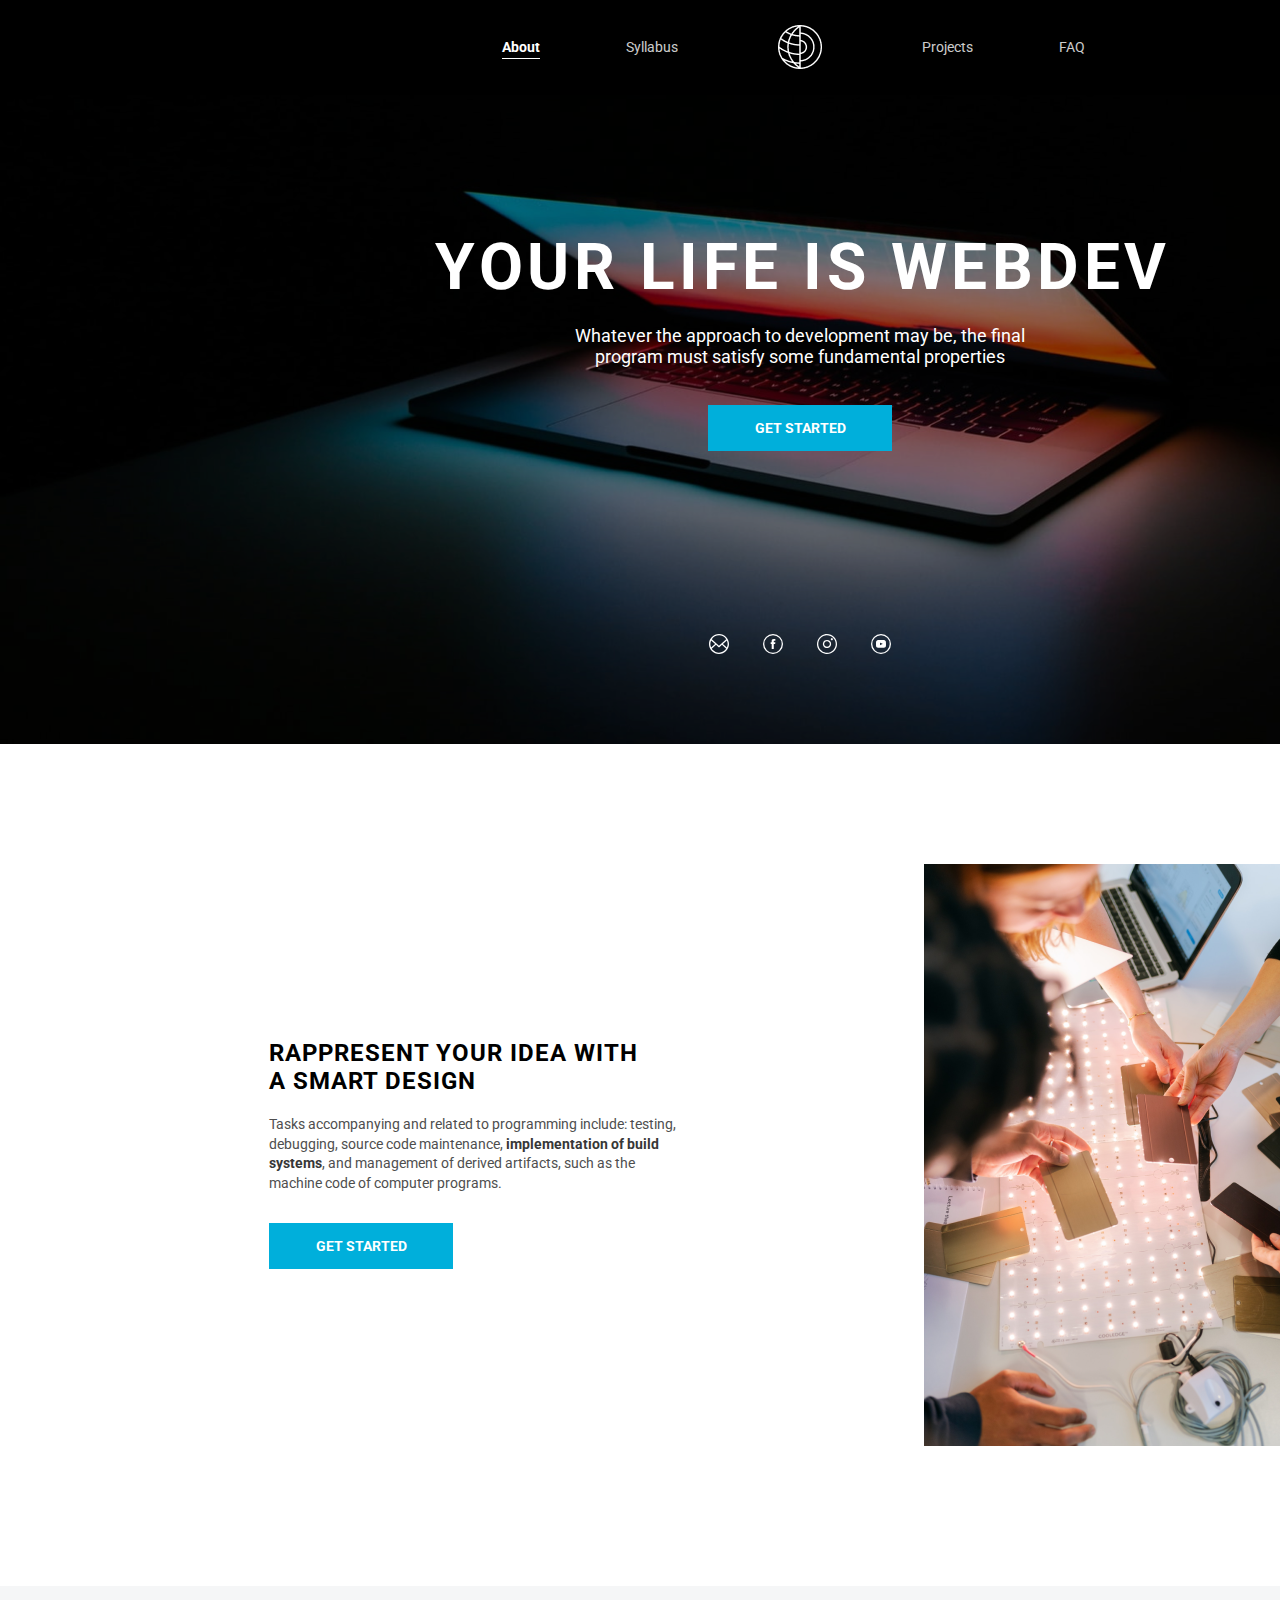
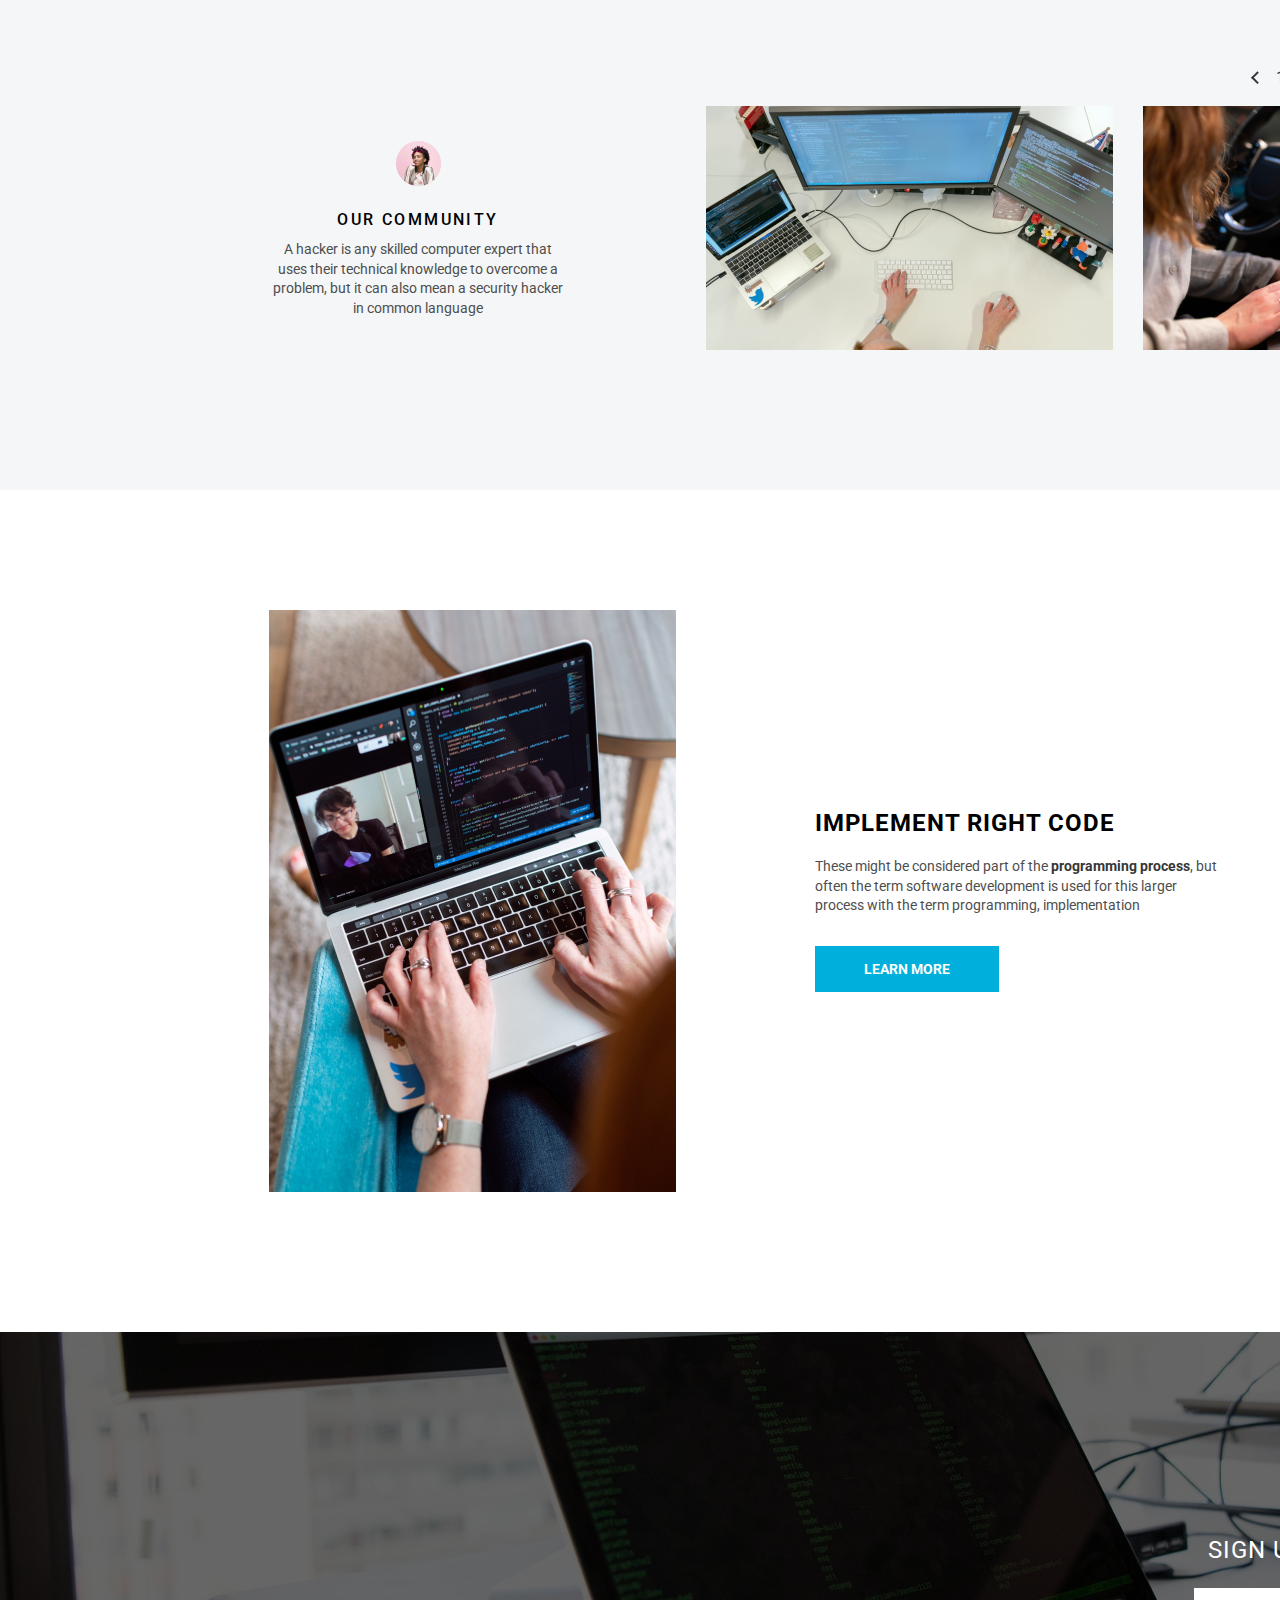
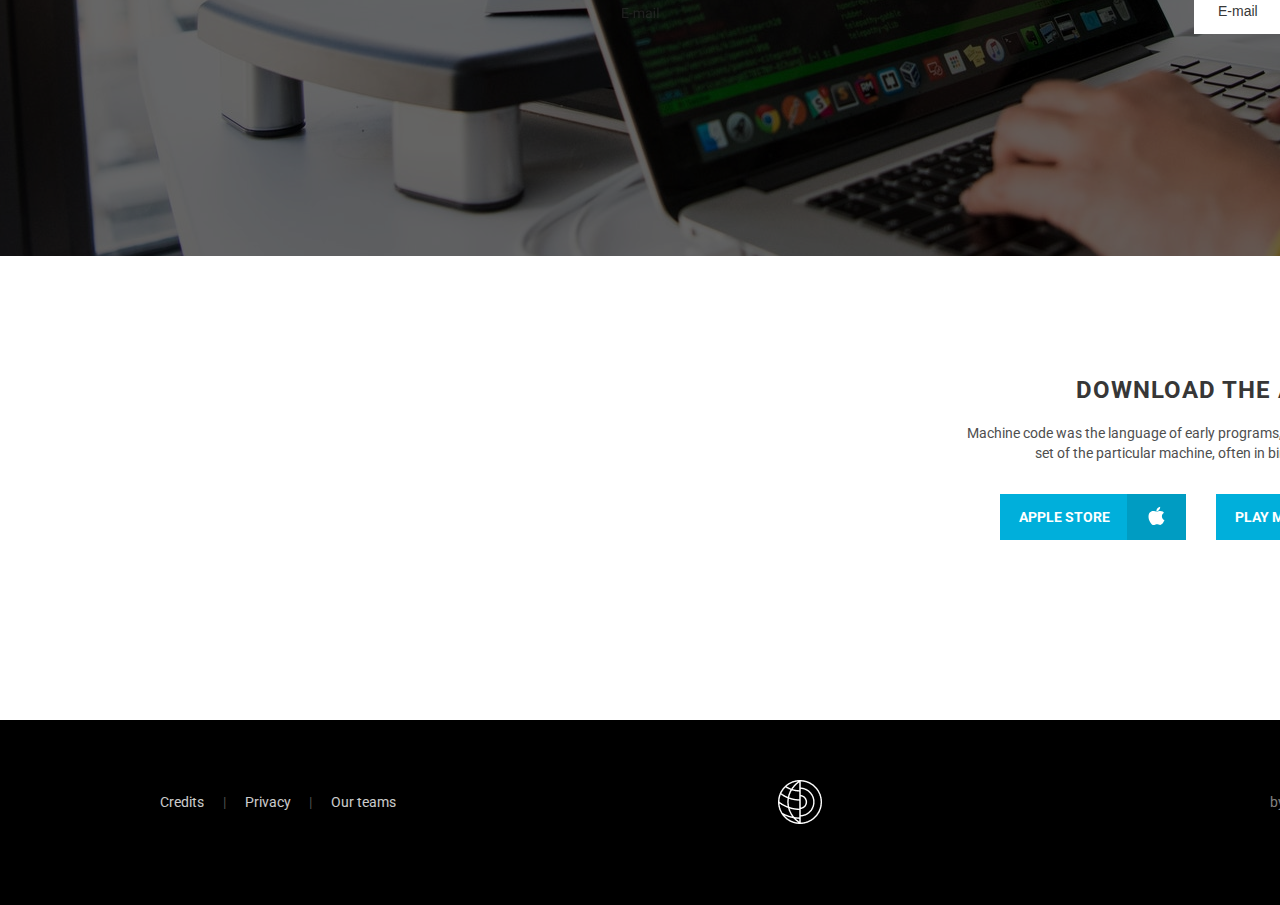
<file: index.html>
<!DOCTYPE html>
<html lang="en">
<head>
    <meta charset="UTF-8">
    <meta name="viewport" content="width=device-width, initial-scale=1.0">
    <link rel="stylesheet" href="style4.css">
    <link
      href="https://fonts.googleapis.com/css2?family=Roboto:wght@400;500;700&display=swap"
      rel="stylesheet"
    />
    <title>WebDev</title>
</head>
<body>
    
    <div class="divMain">
    <nav>
    <div class="div0"> <!-- div0-->
        <div id="div1"><a href ="#" class="pTop" id="pTopAbout">About</a><a href ="#" class="pTop" id="pTopOpacity">Syllabus</a></div> <!-- div1-->
        <div id="div2"><a href="#"><img src="assets/Vector.png" alt="Logo" width="44" height="45"></a></div> <!-- div2-->
        <div id="div3"><a href ="#" class="pTop" id="pTopOpacity">Projects</a><a href ="#" class="pTop" id="pTopOpacity">FAQ</a></div> <!-- div3-->
    </div>
    </nav>
    <main>
        
            <div class="divInner"><h1 class="h1Center">your life is WebDev</h1></div>
            <div class="divInner2"><p class="h3Center">Whatever the approach to development may be, the final program must satisfy some fundamental properties</p></div>
            <div class="topButtn"><p class="pButtn">GET STARTED</p></div>
            <div class="iconBox">
            
                <a href="#" alt="E-mail"><img class="imgIcon" src="assets/mail_fff.svg"></a> 
                <a href="#" alt="FaceBook"><img class="imgIcon" src="assets/facebook_fff.svg"></a>
                <a href="#" alt="Instagram"><img class="imgIcon" src="assets/insta_fff.svg"></a>
                <a href="#" alt="Telegram"><img class="imgIco" src="assets/telegram_fff.svg"></a>
            
            </div>
        </div>
    </main>
    <section> <!--page 2-->
        <div class="page2">
            <div class="page2TextDiv">
                <div><p class="p1Page2">Rappresent your idea with<br>a smart Design</p></div>
                    <div><p class="p2Page2">Tasks accompanying and related to programming include: testing, debugging, source code maintenance, <b>implementation of build systems</b>, and management of derived artifacts, such as the machine code of computer programs. </p></div>
                    <div class="page2Buttn"><p class="pButtn">GET STARTED</p></div>    
            </div>
            <div class="page2Img"><img src="assets/content-image-1.png"></div>
        </div>
    </section><!--page 2 end-->
    <section><!--page 3-->
        <div class="page3">
            <div class="leftDiv">
                <div class="divUserPic"><img src="assets/userpic.png"></div>
                <div><p class="page3Text1">our community</p></div>
                <div class="page3Text2">A hacker is any skilled computer expert that uses their technical knowledge to overcome a problem, but it can also mean a security hacker in common language</div>
            </div>
            <div class="slider">
                <span class="arrowLeft"></span><span>1</span>
                <span class="mid">/</span>
                <span>5</span><span class="arrowRight"></span>
              </div>
            <div class="rightDiv">
                <img src="assets/slider-item.png">
                <div class="p3MarginImg"><img src="assets/Rectangle 2.png"></div>
                <img class="imgSlice" src="assets/Rectangle 3.png">
            </div>
        </div>
    </section><!--page 3 end-->
    <section><!--page 4-->
        <div class="page4">
            <div class="page4Img"><img src="assets/content-image-2.png"></div>
            <div class="page4TextDiv">
                <div><p class="p1Page2">Implement right Code</p></div>
                    <div><p class="p2Page2">These might be considered part of the <b>programming process</b>, but often the term software development is used for this larger process with the term programming, implementation</p></div>
                    <div class="page4Buttn"><p class="pButtn">LEARN MORE</p></div>    
            </div>
        </div>
    </section><!--page 4 end-->
    <section><!--page 5-->
        <div class="page5">
            <div class="page5Div">
            <div class="page5TextDiv"><p>sign up for our newsletter</p></div>
        <div class="checkDiv">
            <div class="input"><input type="text" id="text" name="text" value="E-mail" ></div>
            <div class="okButtn"><img class="imgCheck" src="assets/check-icon.svg"></div>
            </div>
        </div>
        
    </section><!--page 5 end-->
    <section><!--page 6-->
        <div class="page6">
            <div>
                <div class="page6Text1"><p class="pPage6Text1">Download the App</p></div>
                <div class="page6Text2"><p class="pPage6Text2">Machine code was the language of early programs, written in the instruction set of the particular machine, often in binary notation.</p></div>
                <div class="page6Buttns">
                    <div class="page6Buttn1">
                        <p class="pButtn2">APPLE STORE</p>
                    </div>
                    <div class="page6Buttn2">
                        <img class="imgShopIcon1" src="assets/Combined shape 755.svg">
                    </div>
                    <div class="page6Buttn3">
                        <p class="pButtn2">Play Market</p>
                    </div>
                    <div class="page6Buttn4">
                        <img class="imgShopIcon2" src="assets/Combined shape 761.svg">
                    </div>
                </div>
            </div>            
        </div>
    </section><!--page 6 end-->
<footer>
    <nav>
        <div class="divFooter"> <!-- divFooter-->
            <div id="divFooter1"><a href="#" class="pTop" id="pTopOpacity">Credits</a><p class="pFooterR">|</p><a href="#" class="pTop" id="pTopOpacity">Privacy</a><p class="pFooterR">|</p><a href="#" class="pTop" id="pTopOpacity">Our teams</a></div> <!-- div1-->
            <div id="divFooter2"><a href="#"><img src="assets/Vector.png" alt="Logo" width="44" height="45"></a></div> <!-- div2-->
            <div id="divFooter3"><p class="pFooter">by TonYem for RSS at 2020</p></div> <!-- div3-->
        </div>
    </nav>
</footer>

</body>
</html>
</file>
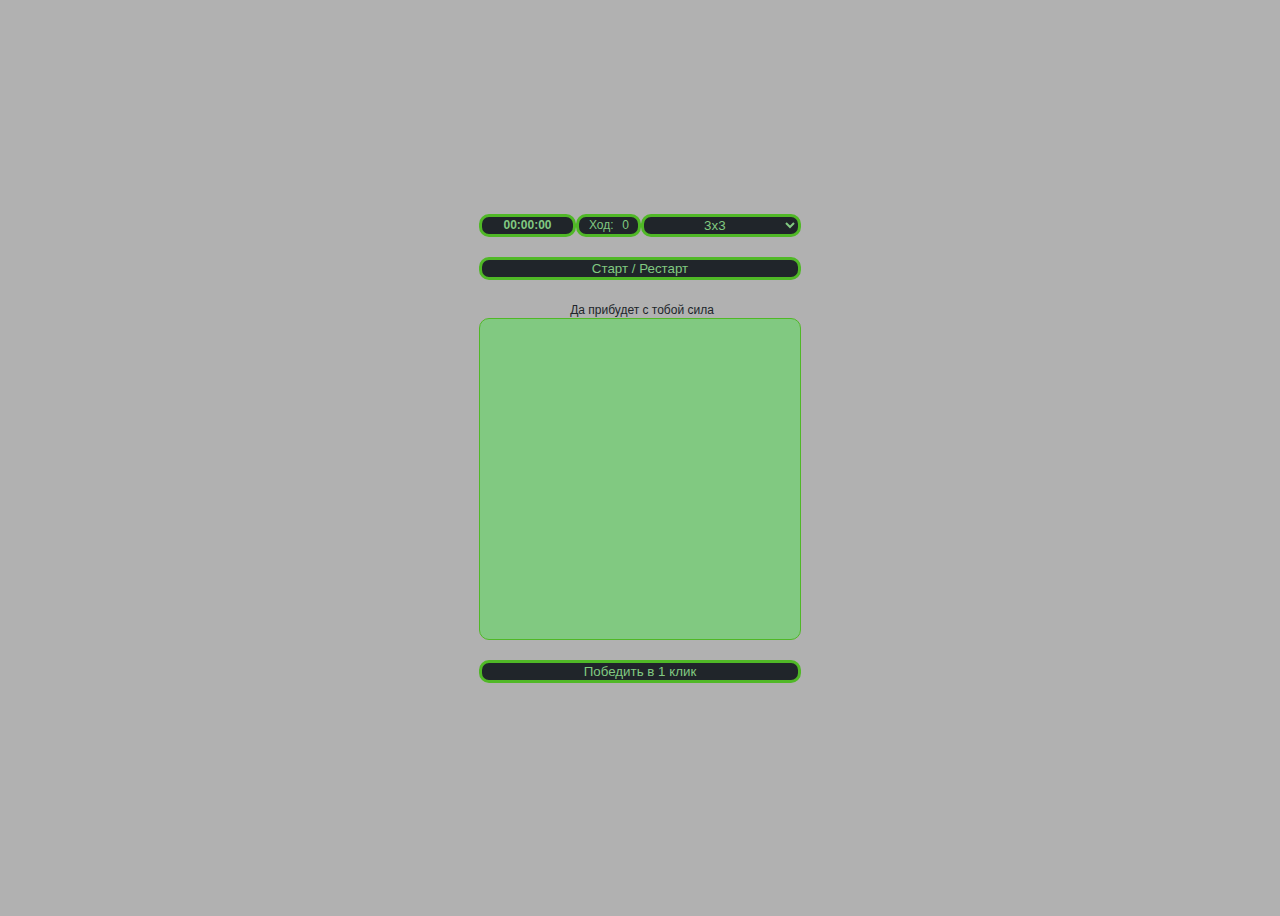
<file: gem-puzzle2/test2.html>
<!DOCTYPE html>
<html lang="en">
<head>
    <meta charset="UTF-8">
    <meta name="viewport" content="width=device-width, initial-scale=1.0">
    <link rel="stylesheet" href="test2.css">
    <title>Document</title>
</head>
<body>
    <div class="qwert">
        
        <div class="menu">
            <form name=Form>
                <input class="inputTimer" name=timer size=10 value="00:00:00" disabled>
            </form>
            <div class="inputTap">
                <span>Ход:</span><form name=Form2><input class="TapStyle" name=tap size=10 value="0" disabled></form>
            </div>
            <select class="select menub">
                <option class="option">3x3</option>
                <option class="option">4x4</option>
                <option class="option">5x5</option>
                <option class="option">6x6</option>
                <option class="option">7x7</option>
                <option class="option">8x8</option>
            </select>
        </div>
        <button class="mem">память</button>
        <button class="random">Старт / Рестарт</button>
        <div class="win">
            <form name=Form3>
                <input class="inputWin" name=win size=10 value="Да прибудет с тобой сила" disabled>
            </form>
        </div>
        <div class="pole" ></div>
        <button class="pobeda">Победить в 1 клик</button>
    </div>
    <script src="test2.js"></script>
</body>
</html>
</file>
<file: style4.css>
a {
    text-decoration: none;
}

body {
    font-family:"Roboto", sans-serif;
    margin: 0 auto;
}

.div0 {
    
display: flex;

width: 1600px;
height: 95px;
background: #000000;
}


#div2 {
padding: 25px 0px 0px 0px;
margin: 0px 100px 0px 100px;
width: 44px;
}
#div1 {
    margin-left : 502px;
padding: 38px 0px 0px 0px;
display: flex;
justify-content: space-between;
width: 176px;
    }

#div3 {
        padding: 38px 0px 0px 0px;
        display: flex;    
        justify-content: space-between;
        width: 163px;
        }
    
.pTop {
    font-size: 14px;
    line-height: 140%;    
    color: #fff;    
    height: 20px;
    margin: 0px;
}


#pTopOpacity {
    opacity: 0.8;
    text-decoration: none;
}

#pTopOpacity:hover {
    border-bottom: 1px #fff solid;
    font-weight: bold;
    opacity: 1;

}

#pTopAbout {
    border-bottom: 1px #fff solid;
    font-weight: bold;
}

.divMain {
 
 width: 1600px;
 height: 744px;
 left: 0px;
 background: url(assets/bg-image-wrapper.png) no-repeat center center;
}

.divInner {
    padding: 135px 0px 0px 0px;
    
}

.divInner2 {
    margin: 20px 0px 30px 0px;
}

.h1Center {
    margin: 0 auto;
    color: #fff;
    width: 730px;
    height: 75px;
    letter-spacing: 4.5px;
    text-transform: uppercase;
    font-size: 64px;
    line-height: 75px;
    white-space: nowrap;
}

.h3Center {
    margin: 0 auto;
    color: #fff;
    width: 504px;
    height: 50px;
    font-size: 18px;
    text-align: center;
    font-weight: normal;
}
.topButtn {
    margin: 0 auto;
    width: 184px;
    height: 46px;
    background-color: #00AFDB;
}

.topButtn:hover {
    background-color: #fbbe18;
}

.pButtn {
    padding: 15px 47px;
    margin: 0 auto;
    width: 90px;
    height: 16px;
    white-space: nowrap;
    text-align: center;font-style: normal;
    font-weight: bold;
    font-size: 14px;
    line-height: 16px;
    color: #fff;
    text-transform: uppercase;
}
.iconBox {
    margin: 0 auto;
    padding: 183px 0px 0px 0px;
    width: 182px;
    height: 20px;
}

.imgIcon {
    margin: 0px 30px 0px 0px;
}

b {
    color: #373737;
}

.page2 {
    display: flex;
    justify-content: center;
    width: 1600px;
    height: 842px;
    left: 0px;
    background-color: #fff;
}

.page2Img {
    padding: 120px 0px 0px 248px;
    width: 407px;
    height: 582px;
}
.page2TextDiv {
    padding: 295px 0px 0px 0px;
    width: 407px;
    height: 233px; 
      
}
.p1Page2 {
    margin: 0px;
    font-style: normal;
font-weight: bold;
font-size: 24px;
line-height: 28px;
letter-spacing: 1px;
text-transform: uppercase;
}

.p2Page2 {
    margin-top: 20px;
    font-style: normal;
    font-weight: normal;
    font-size: 14px;
    line-height: 140%; 
    color: #4E4E4E;
}

.page2Buttn {
    margin: 30px 0px 0px 0px;
    width: 184px;
    height: 46px;
    background-color: #00AFDB;
}

.page2Buttn:hover {
    background-color: #fbbe18;
}

.page3 {
    display: flex;
    justify-content: end;
    width: 1600px;
    height: 504px;
    left: 0px;
    background-color:  #F5F6F7;
}

.slider {
    position: absolute;
    margin: 82px 269px 0px 1248px;
    display: flex;
    width: 83px;
    height: 18px;
}

span {
    color: #373737;
}


.arrowLeft {
    content:"";
    margin: 5px;    
    height:7px;
    width:7px;
    border-bottom:2px solid;
    border-left:2px solid;
    transform:rotate(45deg);
    margin-right: 14px;
    
    
}

.arrowRight {
    content:"";
    height:7px;
    width:7px;
    border-top:2px solid;
    border-right:2px solid;
    transform:rotate(45deg);
    margin-left: 14px;
    margin-top: 5px;
    
}

.arrowLeft:hover {
    color: #fbbe18;
    cursor: pointer;
}

.arrowRight:hover {
    color: #fbbe18;
    cursor: pointer;
}

.mid {
    margin: 0px 4px;
}

.leftDiv {
    margin: 155px 139px 0px 269px;
    width: 298px;
    height: 175px;
}
.rightDiv {
    display: flex;
    margin: 120px 0px 0px 0px;
    width: 894px;
    height: 244px;
}

.p3MarginImg {
    margin: 0px 30px;
}

.divUserPic {
    margin: 0px 126px 0px 127px;
}

.page3Text1 {
    font-style: normal;
    font-weight: 500;
    font-size: 16px;
    line-height: 20px;
    text-transform: uppercase;
    letter-spacing: 2.4px;
    align-items: center;
    text-align: center;
    margin: 20px 0px 10px 0px;
}

.page3Text2 {
    color: #4e4e4e;
    font-style: normal;
    font-weight: normal;
    font-size: 14px;
    line-height: 140%;
    display: flex;
    align-items: flex-end;
    text-align: center;
}

.page4 {
    display: flex;
   /* justify-content: center;*/
    width: 1600px;
    height: 842px;
    left: 0px;
    background-color: #fff;
}

.page4Img {
    padding: 120px 139px 0px 269px;
    width: 407px;
    height: 582px;
}

.page4TextDiv {
    padding: 319px 0px 0px 0px;
    width: 407px;
    height: 233px;
}


.page4Buttn {
    margin: 30px 0px 0px 0px;
    width: 184px;
    height: 46px;
    background-color: #00AFDB;
}

.page4Buttn:hover {
    background-color: #fbbe18;
}

.page5 {
    display: flex;
    justify-content: end;
    width: 1600px;
    height: 524px;
    left: 0px;
    background: url(assets/5.png) no-repeat center center;
}
.page5TextDiv {
    margin: 0px;
    color: #fff;
    align-items: flex-end;
    text-align: center;
    letter-spacing: 1px;
    text-transform: uppercase;
    font-size: 24px;
line-height: 28px;
}
.okButtn {
    width: 66px;
    height: 46px;
    background-color: #00afdb;
}

.okButtn:hover {
    background-color: #fbbe18;
}

.page5Div {
    padding: 180px 0px 0px 597px;
}

.imgCheck {
    margin: 16px 0px 0px 24px;
}
.input {
    width: 340px;
    height: 46px;
    background-color: #fff;
}
.checkDiv {
    display: flex;
    width: 406px;
}

input {
    margin-left: 24px;
    width: 340px;
    height: 46px;
	font-size: 14px;
	padding: 0px;
	border: 0px;
    background: #fff;
    outline: none;
    color: #373737;
    line-height: 140%;
}

.page6 {
    display: flex;
    justify-content: end;
    width: 1600px;
    height: 464px;
    color: #f5f6f7;
}

.page6Text1 {
    margin: 120px 0px 0px 675px;
    width: 250px;
    height: 28px;
    font-style: normal;
font-weight: bold;
font-size: 24px;
line-height: 28px;
display: flex;
align-items: flex-end;
text-align: center;
letter-spacing: 1px;
text-transform: uppercase;
white-space: nowrap;

color: #373737;
}

.page6Text2 {
    margin: 20px 0px 0px 560px;
    width: 480px;
    height: 40px;
    font-style: normal;
font-weight: normal;
font-size: 14px;
line-height: 140%;
display: flex;
align-items: center;
text-align: center;
color: #4E4E4E;
}

.pPage6Text1 {
    margin: 0px;
}
.pPage6Text2 {
    margin: 0px;
}

.page6Buttns {
    margin-top: 30px;
    display: flex;
    width: 600px;
    margin-left: 599px;
}

.page6Buttn1 {
    /* margin-right: 30px; */
    width: 127px;
    height: 46px;
    background-color: #00afdb;
}

.page6Buttn1:hover {
    background-color: #fbbe18;
}

.page6Buttn2 {
    margin-right: 30px;
    width: 59px;
    height: 46px;
    background-color: #009CC2;
}

.page6Buttn2:hover {
    background-color: #fbbe18;
}

.page6Buttn3 {
    width: 127px;
    height: 46px;
    background-color: #00afdb;
}

.page6Buttn3:hover {
    background-color: #fbbe18;
}

.page6Buttn4 {
    width: 59px;
    height: 46px;
    background-color: #009CC2;
}

.page6Buttn4:hover {
    background-color: #fbbe18;
}

.pButtn2 {
    padding: 15px 18px;
    margin: 0 auto;
    width: 90px;
    height: 16px;
    white-space: nowrap;
    text-align: center;font-style: normal;
    font-weight: bold;
    font-size: 14px;
    line-height: 16px;
    color: #fff;
    text-transform: uppercase;
}

.imgShopIcon1 {
    margin: 12px 0px 0px 21px;
}

.imgShopIcon2 {
    margin: 12px 0px 0px 19px;
}

.divFooter {
    /* padding-left: 160px; */
    display: flex;
    width: 1600px;
    height: 185px;
    background: #000000;
}

.pFooter {
    font-size: 14px;
    line-height: 140%;    
    color: #818181;    
    height: 20px;
    margin: 0px;
    white-space: nowrap;
}

#divFooter1 {
    padding: 73px 0px 0px 160px;
    display: flex;    
    justify-content: space-between;
    width: 236px;
}

#divFooter2 {
    padding: 60px 0px 0px 0px;
    margin: 0px 448px 0px 382px;
    width: 44px;
}

#divFooter3 {
        padding: 73px 0px 0px 0px;
        display: flex;    
        justify-content: space-between;
        width: 163px;
        }

.pFooterR {
            font-size: 14px;
            line-height: 140%;    
            color: #4e4e4e;    
            height: 20px;
            margin: 0px;
}

.imgSlice{
    object-fit: cover;
    width: 20px;
    height: 244px;
}
</file>
<file: gem-puzzle2/test2.css>
body {
    font-family: Arial, Helvetica, sans-serif;
    height: 100vh;
    display: flex;
    justify-content: center;
    align-items: center;
   background: rgb(177, 177, 177);

}
.pole {
    margin: 0 auto;
    width: 320px;
    height: 320px;
    /*border: 1px solid #e94a54;*/
    border: 1px solid rgb(80, 184, 39);

    border-radius: 10px;
    position: relative;
   background: rgb(129, 201, 129);
}
.menu {
    align-items: center;
    display: flex;
    justify-content: center;
}
/*
@media (max-width: 400px) {
    .pole {
        width: 200px;
        height: 200px;
    }
}*/

.kletka {
    /*width: 80px;*/
    /*height: 80px;*/
    border-radius: 10px;
    border: 1px solid #20252A;
   background: rgba(255, 255, 255, 0.5);
    /*background: #fbbe18;*/
    position: absolute;
    display: flex;
    justify-content: center;
    align-items: center;
    box-sizing: border-box;
    font-size: 32px;
    transition: all 0.2s;
    cursor: pointer;
}
.kletka:hover {
    border: 4px solid rgb(80, 184, 39);
    /*border: 4px solid #20252A;*/
}
.kletka:active {
    border: 5px solid rgb(255, 255, 255);
}
/*
@media (max-width: 400px) {
    .kletka {
        width: 50px;
        height: 50px;
    }
}*/
.qwert {
    display: flex;
    justify-content: center;
    flex-direction: column;
}
.mem {
    display: none;
}
button {
    border-radius: 10px;
  background-color: #20252a;
  color: rgb(129, 201, 129);
  border: 3px solid rgb(80, 184, 39);
  margin: 20px 0px;
  
}
button:hover {
    /*border: 3px solid #e94a54;*/
    border: 3px solid rgb(95, 224, 44);

    transition: all 0.2s;
    cursor: pointer;
}
.select {
    height: 23px;
    display: flex;
    justify-content: center;
    background-color: #20252a;
    color: rgb(129, 201, 129);
    border: 3px solid rgb(80, 184, 39);
    border-radius: 10px;
    text-align-last: center;
}
.select:hover {
    transition: all 0.2s;
    border: 3px solid rgb(95, 224, 44);

}
.option {
    text-align: center;
}
.menub {
    width: 100%;
}
.hide {
    display: none;
}


  .dropzona {
    border-radius: 10px;
    position: absolute;
    box-sizing: border-box;
    font-size: 0px;
}


.inputTimer {
    height: 15px;
    display: flex;
    justify-content: center;
    border: 3px solid rgb(80, 184, 39);
    border-radius: 10px;
    /* padding-left: 50px; */
    background-color: #20252a;
    color:  rgb(129, 201, 129);
    font-size: 12px;
    font-weight: bold;
}

.inputTimer:hover {
    transition: all 0.2s;
    cursor: pointer;
    border: 3px solid rgb(95, 224, 44);

}

.inputTap {
    padding-left: 10px;
    font-size: 12px;
    height: 17px;
    border: 3px solid rgb(80, 184, 39);
    border-radius: 10px;
    align-items: center;
    display: flex;
    justify-content: center;
    color:  rgb(129, 201, 129);
    background-color: #20252a;
}
.inputTap:hover {
    border: 3px solid rgb(95, 224, 44);
    transition: all 0.2s;
    cursor: pointer;
}
.TapStyle {
    width: 20px;
    background: none;
        color:  rgb(129, 201, 129);
    font-size: 12px;
    border: none;
}
button:active, button:focus {
    outline: none;
}
.inputWin {
    font-size: 12px;
    width: 100%;
    color: #20252a;
    background: none;
    border: none;
}

form input {
	text-align: center;
}
</file>
